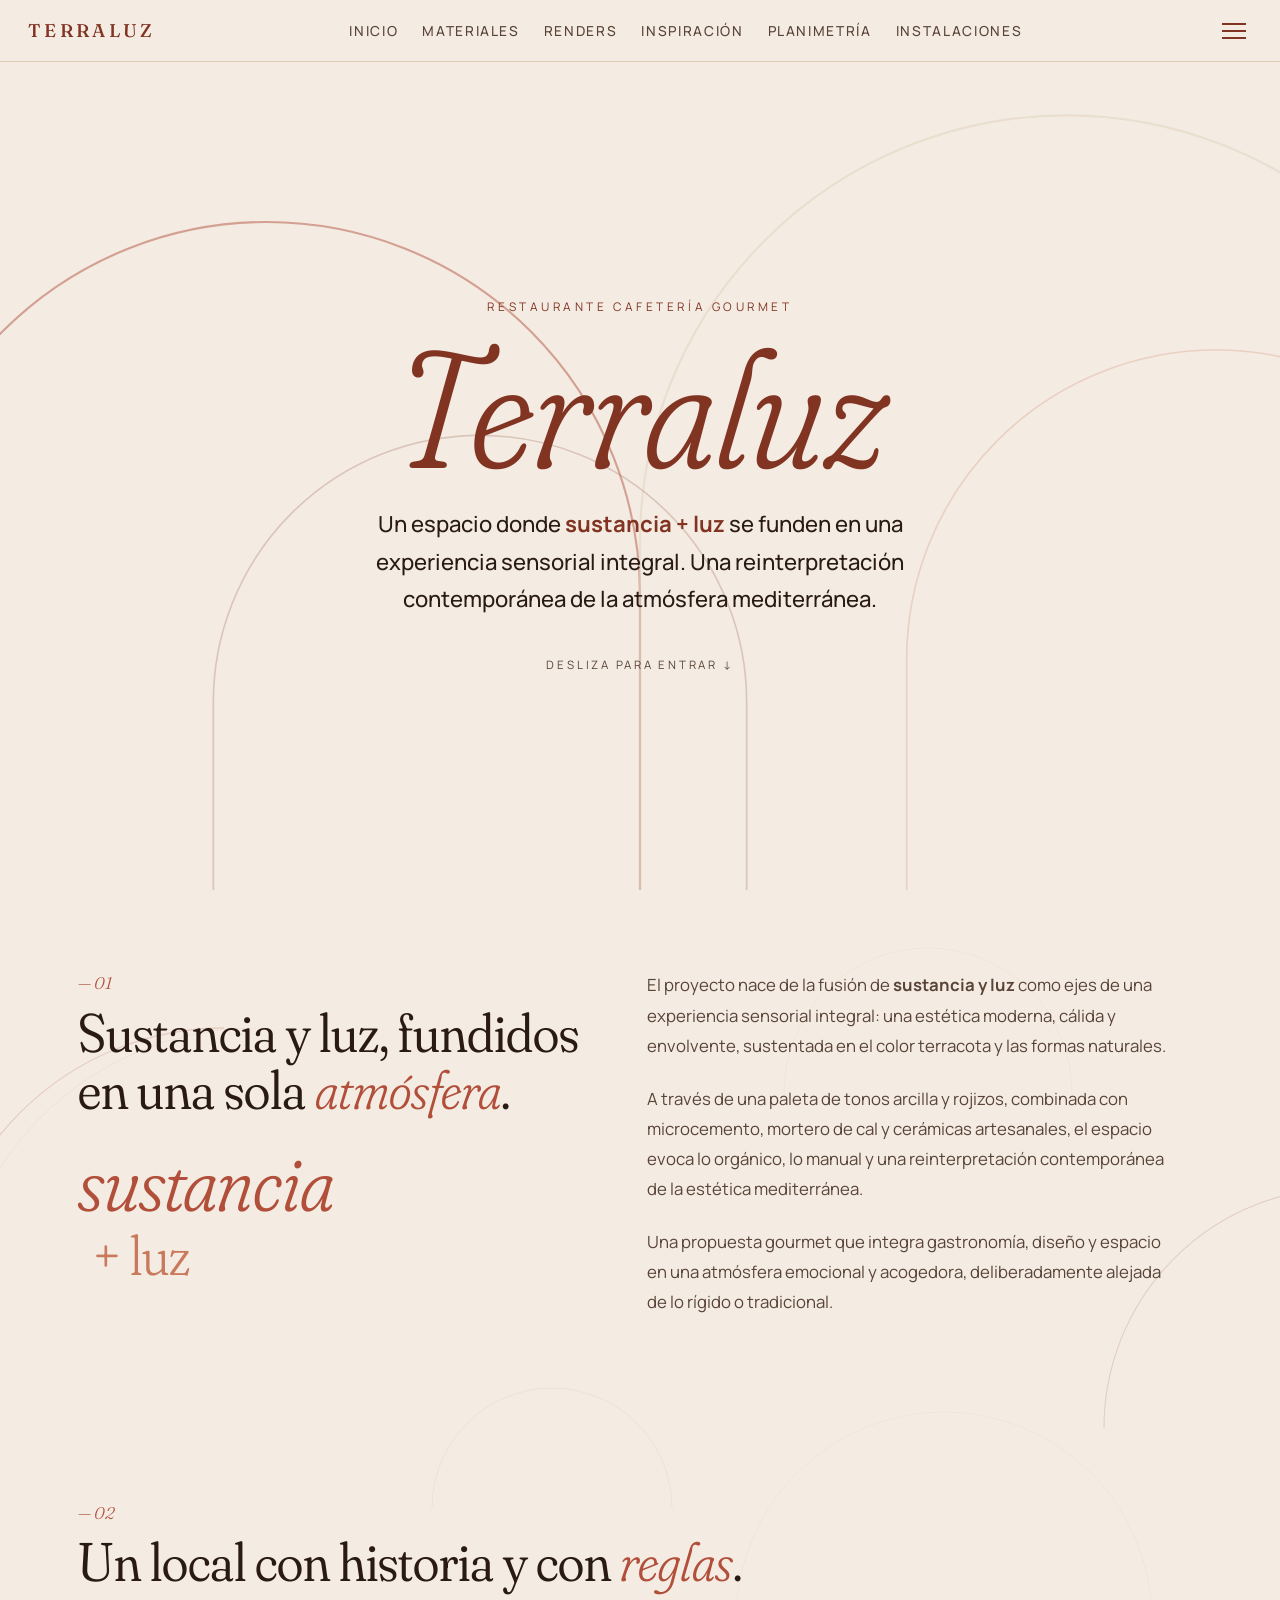
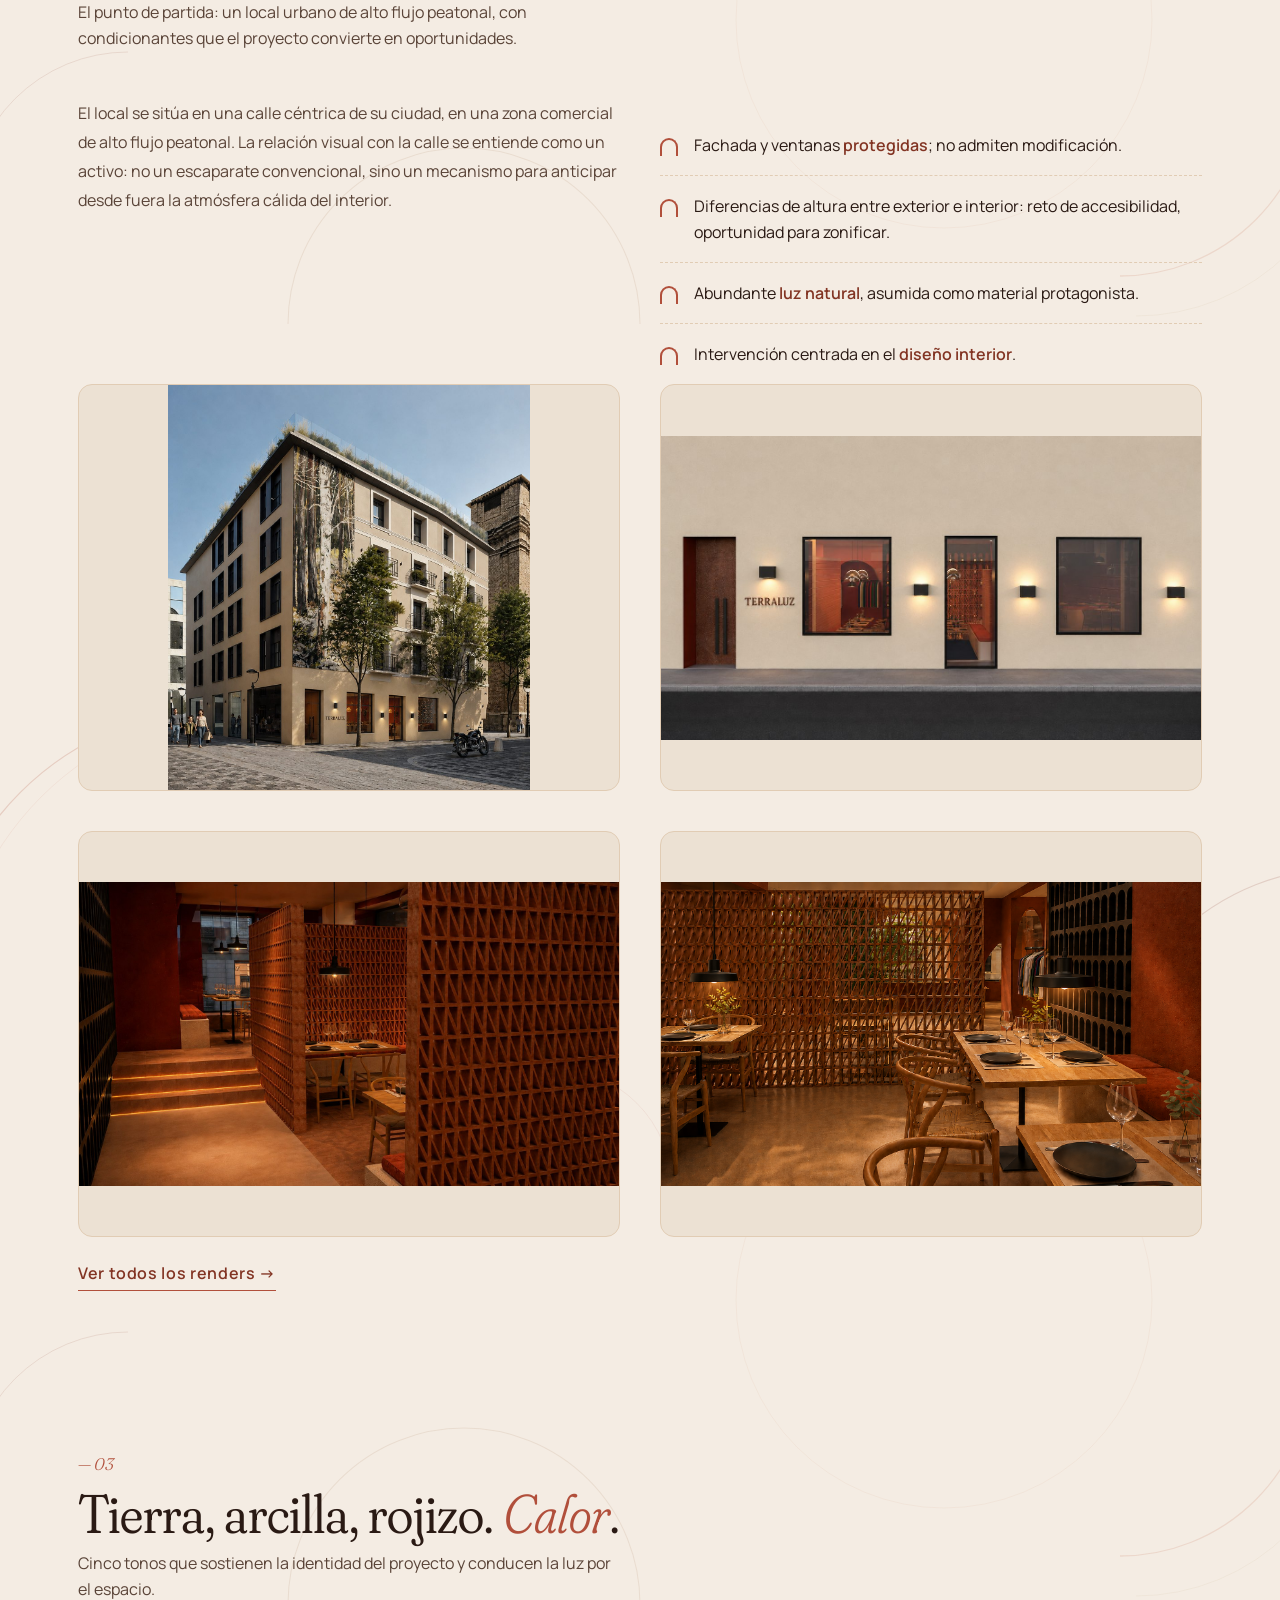
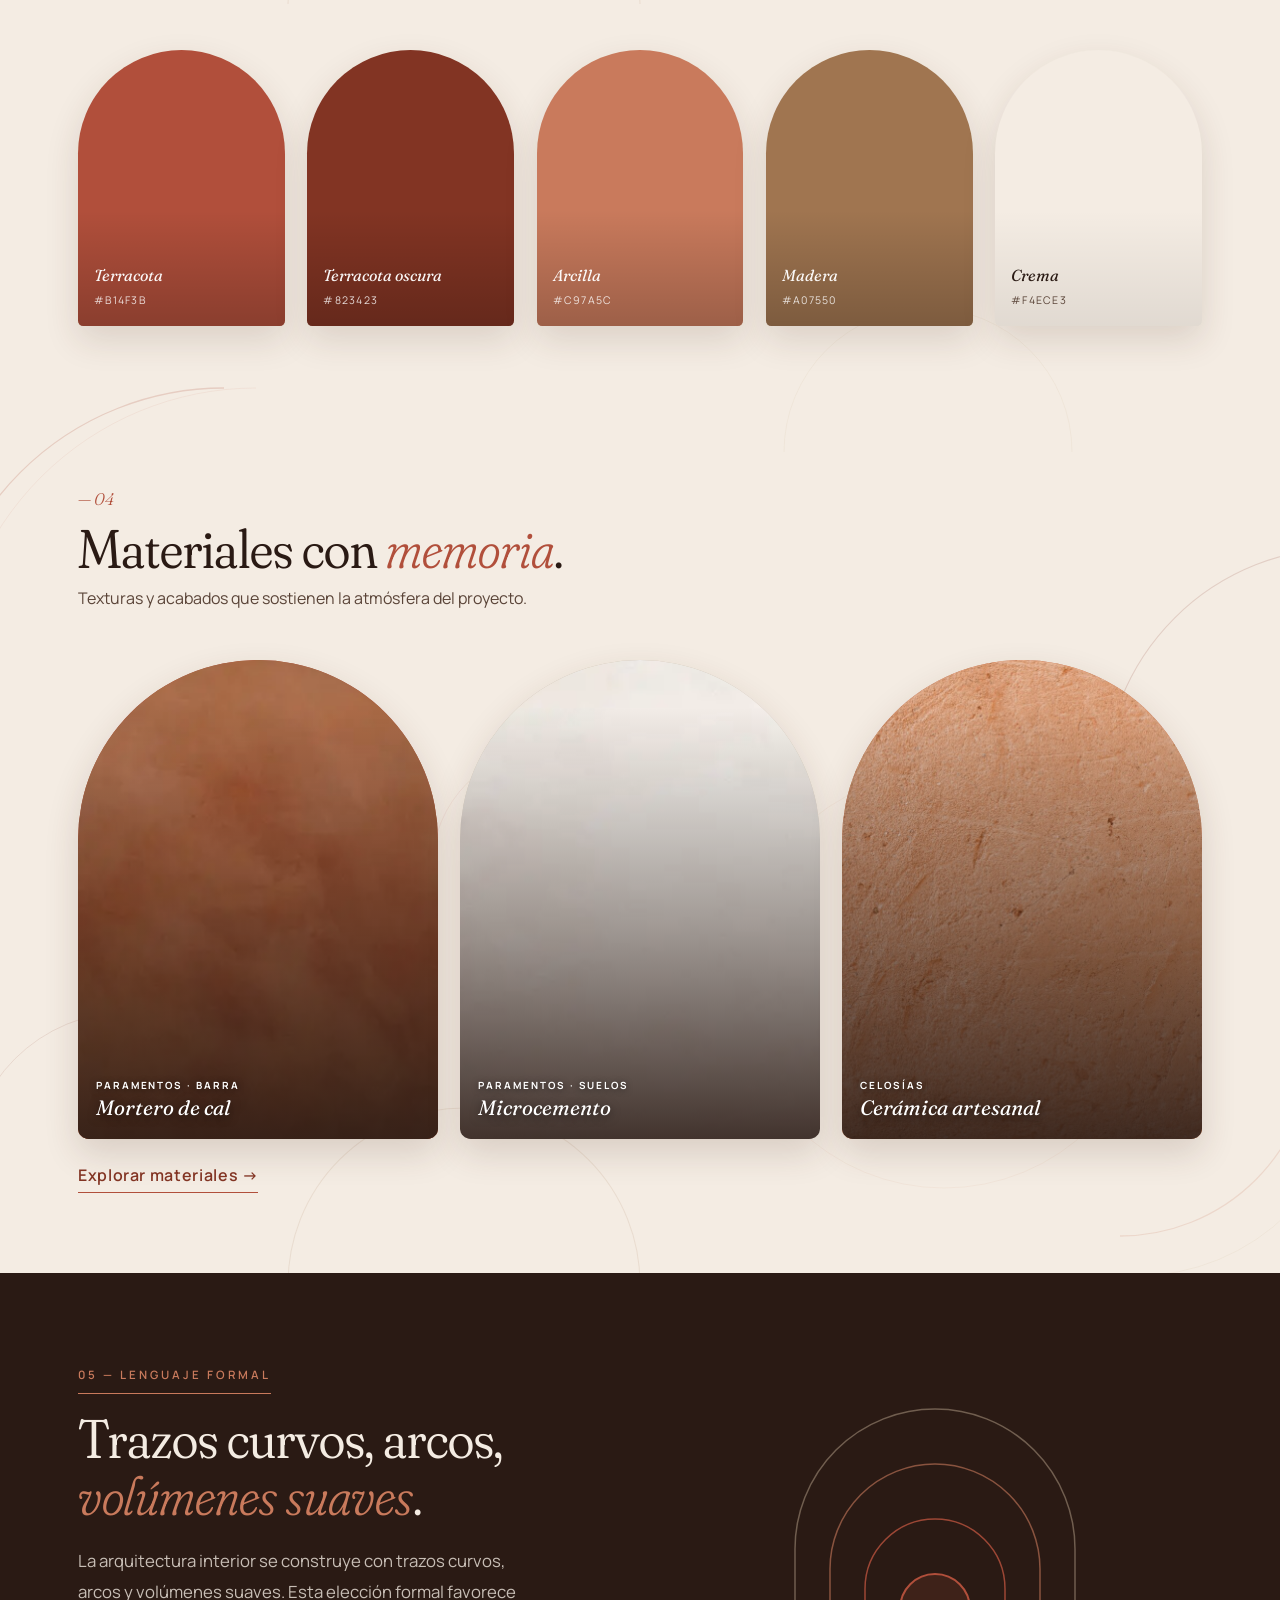
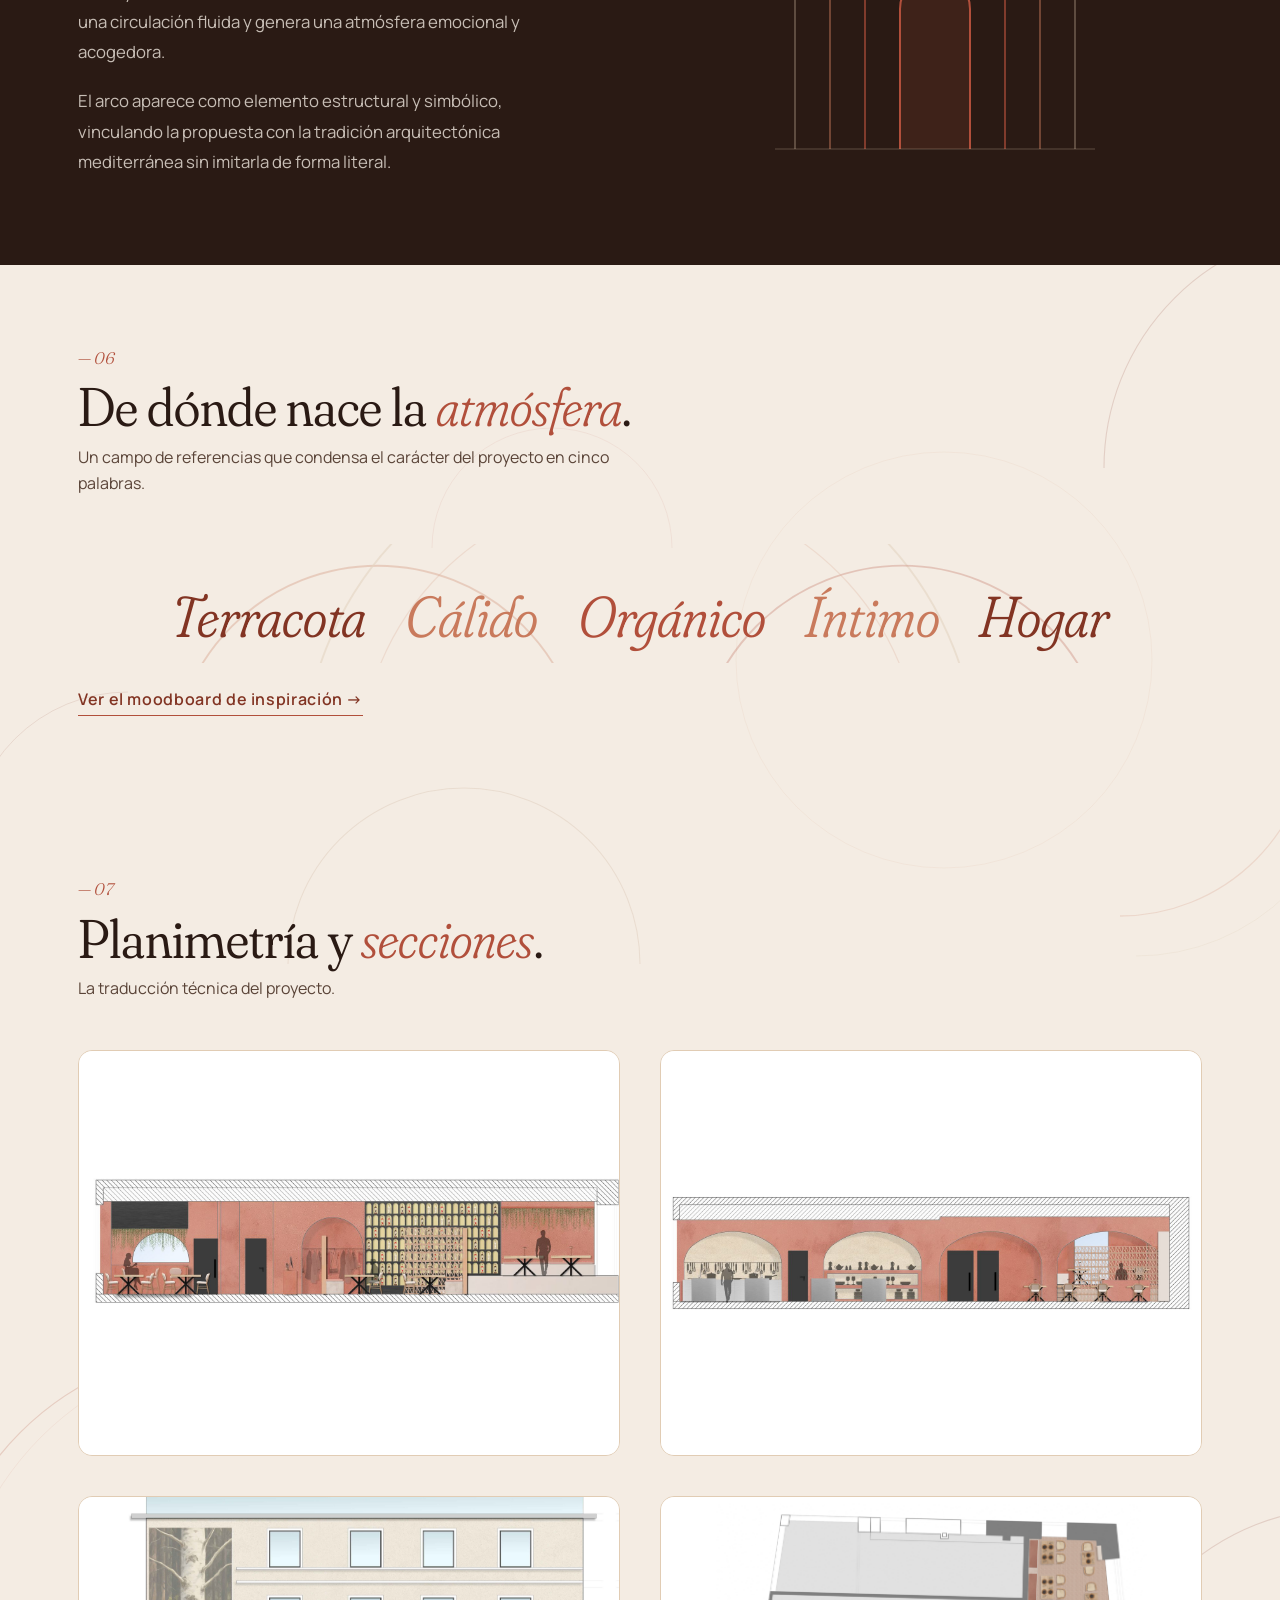
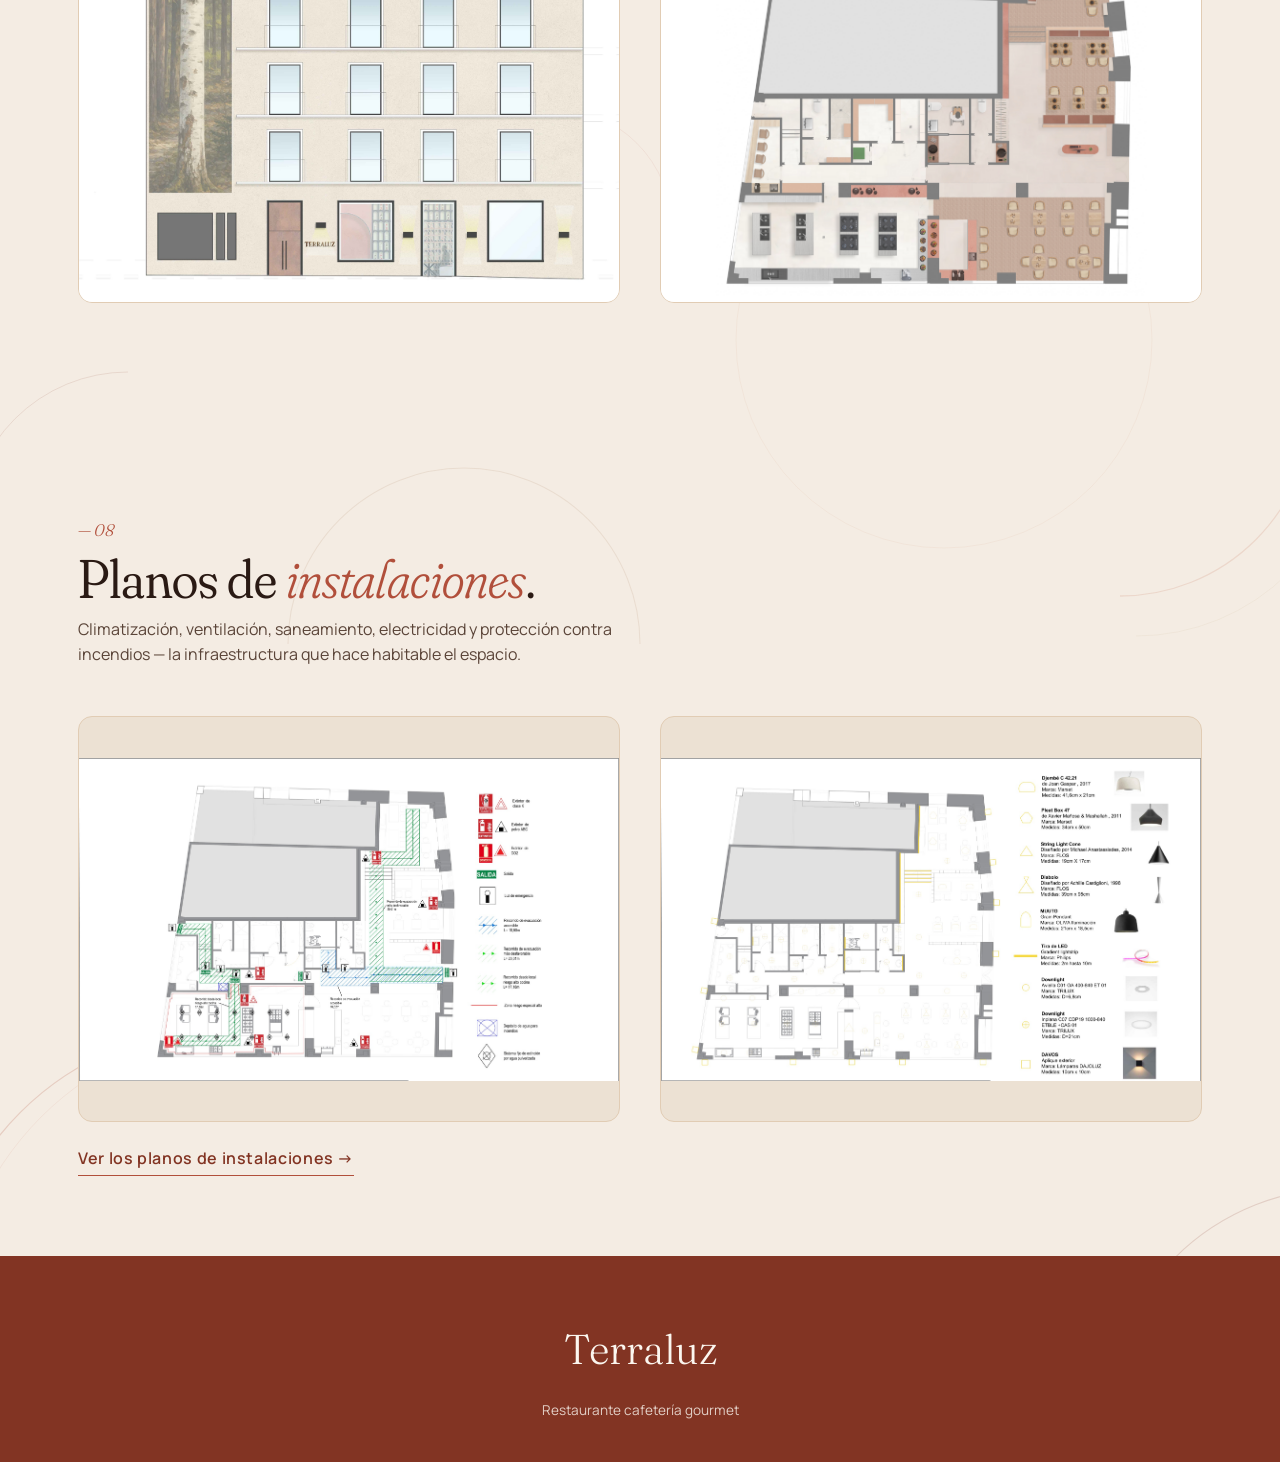
<file: index.html>
<!DOCTYPE html>
<html lang="es">
<head>
<meta charset="UTF-8">
<meta name="viewport" content="width=device-width, initial-scale=1.0">
<title>TERRALUZ — Restaurante cafetería gourmet</title>
<link rel="icon" type="image/png" href="favicon.png">
<link rel="preconnect" href="https://fonts.googleapis.com">
<link rel="preconnect" href="https://fonts.gstatic.com" crossorigin>
<link href="https://fonts.googleapis.com/css2?family=Fraunces:opsz,wght,SOFT@9..144,300..900,0..100&family=Manrope:wght@300..700&display=swap" rel="stylesheet">
<link rel="stylesheet" href="css/style.css">
</head>
<body class="home">

<nav class="nav">
  <a class="brand" href="index.html#inicio">TERRALUZ</a>
  <ul class="nav-links">
    <li><a href="index.html#inicio">Inicio</a></li>
    <li><a href="materiales/index.html">Materiales</a></li>
    <li><a href="renders/index.html">Renders</a></li>
    <li><a href="inspiracion/index.html">Inspiración</a></li>
    <li><a href="documentacion/index.html">Planimetría</a></li>
    <li><a href="instalaciones/index.html">Instalaciones</a></li>
  </ul>
  <button class="menu-btn" id="menu-open" aria-label="Abrir menú">
    <span></span><span></span><span></span>
  </button>
</nav>

<div class="menu-overlay" id="menu-overlay">
  <button class="close-btn" id="menu-close" aria-label="Cerrar menú">&times;</button>
  <a class="brand" href="index.html#inicio">TERRALUZ</a>

  <div class="menu-group menu-group--pages">
    <div class="menu-label">Secciones del proyecto</div>
    <ul>
      <li><a href="index.html#inicio">Inicio</a></li>
      <li><a href="materiales/index.html">Materiales</a></li>
      <li><a href="renders/index.html">Renders</a></li>
      <li><a href="inspiracion/index.html">Inspiración</a></li>
      <li><a href="documentacion/index.html">Planimetría</a></li>
      <li><a href="instalaciones/index.html">Instalaciones</a></li>
    </ul>
  </div>
</div>

<!-- 1. HERO -->
<header class="hero" id="inicio">
  <svg class="arcos" viewBox="0 0 1200 800" preserveAspectRatio="xMidYMax slice" xmlns="http://www.w3.org/2000/svg" aria-hidden="true">
    <path d="M -100 800 L -100 500 A 350 350 0 0 1 600 500 L 600 800" fill="none" stroke="#B14F3B" stroke-width="2" opacity="0.8"/>
    <path d="M 600 800 L 600 450 A 400 400 0 0 1 1400 450 L 1400 800" fill="none" stroke="#D9C3A8" stroke-width="2" opacity="0.55"/>
    <path d="M 200 800 L 200 600 A 250 250 0 0 1 700 600 L 700 800" fill="none" stroke="#823423" stroke-width="1.5" opacity="0.35"/>
    <path d="M 850 800 L 850 560 A 290 290 0 0 1 1430 560 L 1430 800" fill="none" stroke="#C97A5C" stroke-width="1.5" opacity="0.4"/>
  </svg>
  <div class="hero-content">
    <div class="hero-tag">Restaurante cafetería gourmet</div>
    <h1>Terraluz</h1>
    <p class="subtitulo">Un espacio donde <strong>sustancia + luz</strong> se funden en una experiencia sensorial integral. Una reinterpretación contemporánea de la atmósfera mediterránea.</p>
    <div class="scroll-cue">Desliza para entrar ↓</div>
  </div>
</header>

<!-- 2. CONCEPTO -->
<section id="concepto">
  <div class="concept reveal">
    <div>
      <span class="section-num">— 01</span>
      <div class="seccion-titulo" style="margin-bottom:1.5rem;">
        <h2>Sustancia y luz, fundidos en una sola <em>atmósfera</em>.</h2>
      </div>
      <div class="binomio" aria-hidden="true">
        <span>sustancia</span>
        <span class="plus">+ luz</span>
      </div>
    </div>
    <div class="concept-text">
      <p>El proyecto nace de la fusión de <strong>sustancia y luz</strong> como ejes de una experiencia sensorial integral: una estética moderna, cálida y envolvente, sustentada en el color terracota y las formas naturales.</p>
      <p>A través de una paleta de tonos arcilla y rojizos, combinada con microcemento, mortero de cal y cerámicas artesanales, el espacio evoca lo orgánico, lo manual y una reinterpretación contemporánea de la estética mediterránea.</p>
      <p>Una propuesta gourmet que integra gastronomía, diseño y espacio en una atmósfera emocional y acogedora, deliberadamente alejada de lo rígido o tradicional.</p>
    </div>
  </div>
</section>

<!-- 3. CONTEXTO / HISTORIA -->
<section id="contexto">
  <div class="seccion-titulo reveal">
    <span class="section-num">— 02</span>
    <h2>Un local con historia y con <em>reglas</em>.</h2>
    <p>El punto de partida: un local urbano de alto flujo peatonal, con condicionantes que el proyecto convierte en oportunidades.</p>
  </div>
  <div class="grid-2 reveal">
    <div>
      <p style="color:var(--tinta-soft);line-height:1.8;">El local se sitúa en una calle céntrica de su ciudad, en una zona comercial de alto flujo peatonal. La relación visual con la calle se entiende como un activo: no un escaparate convencional, sino un mecanismo para anticipar desde fuera la atmósfera cálida del interior.</p>
    </div>
    <div>
      <ul class="constraints">
        <li><span class="mk" aria-hidden="true"></span><span>Fachada y ventanas <strong>protegidas</strong>; no admiten modificación.</span></li>
        <li><span class="mk" aria-hidden="true"></span><span>Diferencias de altura entre exterior e interior: reto de accesibilidad, oportunidad para zonificar.</span></li>
        <li><span class="mk" aria-hidden="true"></span><span>Abundante <strong>luz natural</strong>, asumida como material protagonista.</span></li>
        <li><span class="mk" aria-hidden="true"></span><span>Intervención centrada en el <strong>diseño interior</strong>.</span></li>
      </ul>
    </div>
  </div>
  <div class="grid-2 reveal">
    <div class="media-frame media-frame--contain">
      <img src="img/renders/edificio-diurno.jpg" alt="Fachada del local de día" onerror="mediaFallback(this)">
      <div class="placeholder">edificio-diurno.jpg</div>
    </div>
    <div class="media-frame media-frame--contain">
      <img src="img/renders/detalle-fachada.jpg" alt="Detalle del acceso y los escaparates" onerror="mediaFallback(this)">
      <div class="placeholder">detalle-fachada.jpg</div>
    </div>
    <div class="media-frame media-frame--contain">
      <img src="img/renders/interior-celosia.jpg" alt="Comedor bajo la celosía cerámica" onerror="mediaFallback(this)">
      <div class="placeholder">interior-celosia.jpg</div>
    </div>
    <div class="media-frame media-frame--contain">
      <img src="img/renders/interior-comedor-celosia.png" alt="Comedor junto a la celosía, con vista al perchero de la tienda" onerror="mediaFallback(this)">
      <div class="placeholder">interior-comedor-celosia.png</div>
    </div>
  </div>
  <a class="cta-link reveal" href="renders/index.html">Ver todos los renders →</a>
</section>

<!-- 4. PALETA CROMÁTICA -->
<section id="paleta">
  <div class="seccion-titulo reveal">
    <span class="section-num">— 03</span>
    <h2>Tierra, arcilla, rojizo. <em>Calor</em>.</h2>
    <p>Cinco tonos que sostienen la identidad del proyecto y conducen la luz por el espacio.</p>
  </div>
  <div class="swatches reveal">
    <div class="swatch" style="background:#B14F3B;">
      <div class="swatch-label"><div class="nombre">Terracota</div><div class="hex">#B14F3B</div></div>
    </div>
    <div class="swatch" style="background:#823423;">
      <div class="swatch-label"><div class="nombre">Terracota oscura</div><div class="hex">#823423</div></div>
    </div>
    <div class="swatch" style="background:#C97A5C;">
      <div class="swatch-label"><div class="nombre">Arcilla</div><div class="hex">#C97A5C</div></div>
    </div>
    <div class="swatch" style="background:#A07550;">
      <div class="swatch-label"><div class="nombre">Madera</div><div class="hex">#A07550</div></div>
    </div>
    <div class="swatch is-light" style="background:#F4ECE3;">
      <div class="swatch-label"><div class="nombre">Crema</div><div class="hex">#F4ECE3</div></div>
    </div>
  </div>
</section>

<!-- 5. MATERIALES (preview, en arco) -->
<section id="materiales">
  <div class="seccion-titulo reveal">
    <span class="section-num">— 04</span>
    <h2>Materiales con <em>memoria</em>.</h2>
    <p>Texturas y acabados que sostienen la atmósfera del proyecto.</p>
  </div>
  <div class="materiales-arco reveal">
    <div class="material-arco" style="background:#B14F3B;">
      <img src="img/materiales/mortero-terracota.png" alt="">
      <div class="et"><div class="tag">Paramentos · Barra</div><div class="name">Mortero de cal</div></div>
    </div>
    <div class="material-arco" style="background:#C9BCA9;">
      <img src="img/materiales/microcemento.png" alt="">
      <div class="et"><div class="tag">Paramentos · Suelos</div><div class="name">Microcemento</div></div>
    </div>
    <div class="material-arco" style="background:#C97A5C;">
      <img src="img/materiales/ceramica.png" alt="">
      <div class="et"><div class="tag">Celosías</div><div class="name">Cerámica artesanal</div></div>
    </div>
  </div>
  <a class="cta-link reveal" href="materiales/index.html">Explorar materiales →</a>
</section>

<!-- 6. LENGUAJE FORMAL (dark + nested arches) -->
<section class="dark-section" id="lenguaje">
  <div class="dark-inner reveal">
    <div>
      <span class="eyebrow">05 — Lenguaje formal</span>
      <h2>Trazos curvos, arcos, <em>volúmenes suaves</em>.</h2>
      <p>La arquitectura interior se construye con trazos curvos, arcos y volúmenes suaves. Esta elección formal favorece una circulación fluida y genera una atmósfera emocional y acogedora.</p>
      <p>El arco aparece como elemento estructural y simbólico, vinculando la propuesta con la tradición arquitectónica mediterránea sin imitarla de forma literal.</p>
    </div>
    <div class="arch-illustration">
      <svg viewBox="0 0 400 400" xmlns="http://www.w3.org/2000/svg" aria-hidden="true">
        <path d="M 60 380 L 60 180 A 140 140 0 0 1 340 180 L 340 380" stroke="#D9C3A8" stroke-width="1.5" fill="none" opacity="0.4"/>
        <path d="M 95 380 L 95 200 A 105 105 0 0 1 305 200 L 305 380" stroke="#C97A5C" stroke-width="1.5" fill="none" opacity="0.6"/>
        <path d="M 130 380 L 130 220 A 70 70 0 0 1 270 220 L 270 380" stroke="#B14F3B" stroke-width="1.5" fill="none" opacity="0.85"/>
        <path d="M 165 380 L 165 240 A 35 35 0 0 1 235 240 L 235 380" stroke="#B14F3B" stroke-width="2" fill="#B14F3B" fill-opacity="0.15"/>
        <line x1="40" y1="380" x2="360" y2="380" stroke="#D9C3A8" stroke-width="1" opacity="0.3"/>
      </svg>
    </div>
  </div>
</section>

<!-- 7. INSPIRACIÓN (teaser) -->
<section id="inspiracion-teaser">
  <div class="seccion-titulo reveal">
    <span class="section-num">— 06</span>
    <h2>De dónde nace la <em>atmósfera</em>.</h2>
    <p>Un campo de referencias que condensa el carácter del proyecto en cinco palabras.</p>
  </div>
  <div class="inspo-words reveal">
    <svg class="arcos-inspo" viewBox="0 0 1200 360" preserveAspectRatio="xMidYMid slice" xmlns="http://www.w3.org/2000/svg" aria-hidden="true">
      <path d="M 100 360 A 220 220 0 0 1 540 360" fill="none" stroke="#C97A5C" stroke-width="2" opacity="0.5"/>
      <path d="M 240 360 A 360 360 0 0 1 960 360" fill="none" stroke="#D9C3A8" stroke-width="2" opacity="0.6"/>
      <path d="M 660 360 A 220 220 0 0 1 1100 360" fill="none" stroke="#B14F3B" stroke-width="2" opacity="0.45"/>
      <circle cx="600" cy="360" r="300" fill="none" stroke="#C97A5C" stroke-width="1.2" opacity="0.28"/>
    </svg>
    <div class="palabras">
      <span class="palabra">Terracota</span>
      <span class="palabra">Cálido</span>
      <span class="palabra">Orgánico</span>
      <span class="palabra">Íntimo</span>
      <span class="palabra">Hogar</span>
    </div>
  </div>
  <a class="cta-link reveal" href="inspiracion/index.html">Ver el moodboard de inspiración →</a>
</section>

<!-- 8. DOCUMENTACIÓN (preview) -->
<section id="documentacion">
  <div class="seccion-titulo reveal">
    <span class="section-num">— 07</span>
    <h2>Planimetría y <em>secciones</em>.</h2>
    <p>La traducción técnica del proyecto.</p>
  </div>
  <div class="grid-2 reveal">
    <div class="media-frame">
      <img src="img/planos/seccion-celosia.jpg" alt="Sección por el comedor y la celosía" onerror="mediaFallback(this)">
      <div class="placeholder">seccion-celosia.jpg</div>
    </div>
    <div class="media-frame">
      <img src="img/planos/seccion-cocina.jpg" alt="Sección por el ámbito de cocina" onerror="mediaFallback(this)">
      <div class="placeholder">seccion-cocina.jpg</div>
    </div>
    <div class="media-frame">
      <img src="img/planos/fachada-este.jpg" alt="Alzado de la fachada este" onerror="mediaFallback(this)">
      <div class="placeholder">fachada-este.jpg</div>
    </div>
    <div class="media-frame">
      <img src="img/planos/planta-general.jpg" alt="Planta general" onerror="mediaFallback(this)">
      <div class="placeholder">planta-general.jpg</div>
    </div>
  </div>
  <a class="cta-link reveal" href="documentacion/index.html">Ver planimetría completa →</a>
</section>

<!-- 9. INSTALACIONES (teaser) -->
<section id="instalaciones-teaser">
  <div class="seccion-titulo reveal">
    <span class="section-num">— 08</span>
    <h2>Planos de <em>instalaciones</em>.</h2>
    <p>Climatización, ventilación, saneamiento, electricidad y protección contra incendios — la infraestructura que hace habitable el espacio.</p>
  </div>
  <div class="grid-2 reveal">
    <div class="media-frame media-frame--contain">
      <img src="img/planos/instalaciones/incendios.jpg" alt="Plano de protección contra incendios" onerror="mediaFallback(this)">
      <div class="placeholder">incendios.jpg</div>
    </div>
    <div class="media-frame media-frame--contain">
      <img src="img/planos/instalaciones/iluminacion.jpg" alt="Plano de iluminación" onerror="mediaFallback(this)">
      <div class="placeholder">iluminacion.jpg</div>
    </div>
  </div>
  <a class="cta-link reveal" href="instalaciones/index.html">Ver los planos de instalaciones →</a>
</section>

<footer>
  <div class="tagline">Terraluz</div>
  <div class="meta">Restaurante cafetería gourmet</div>
</footer>

<script src="js/main.js"></script>
</body>
</html>
</file>
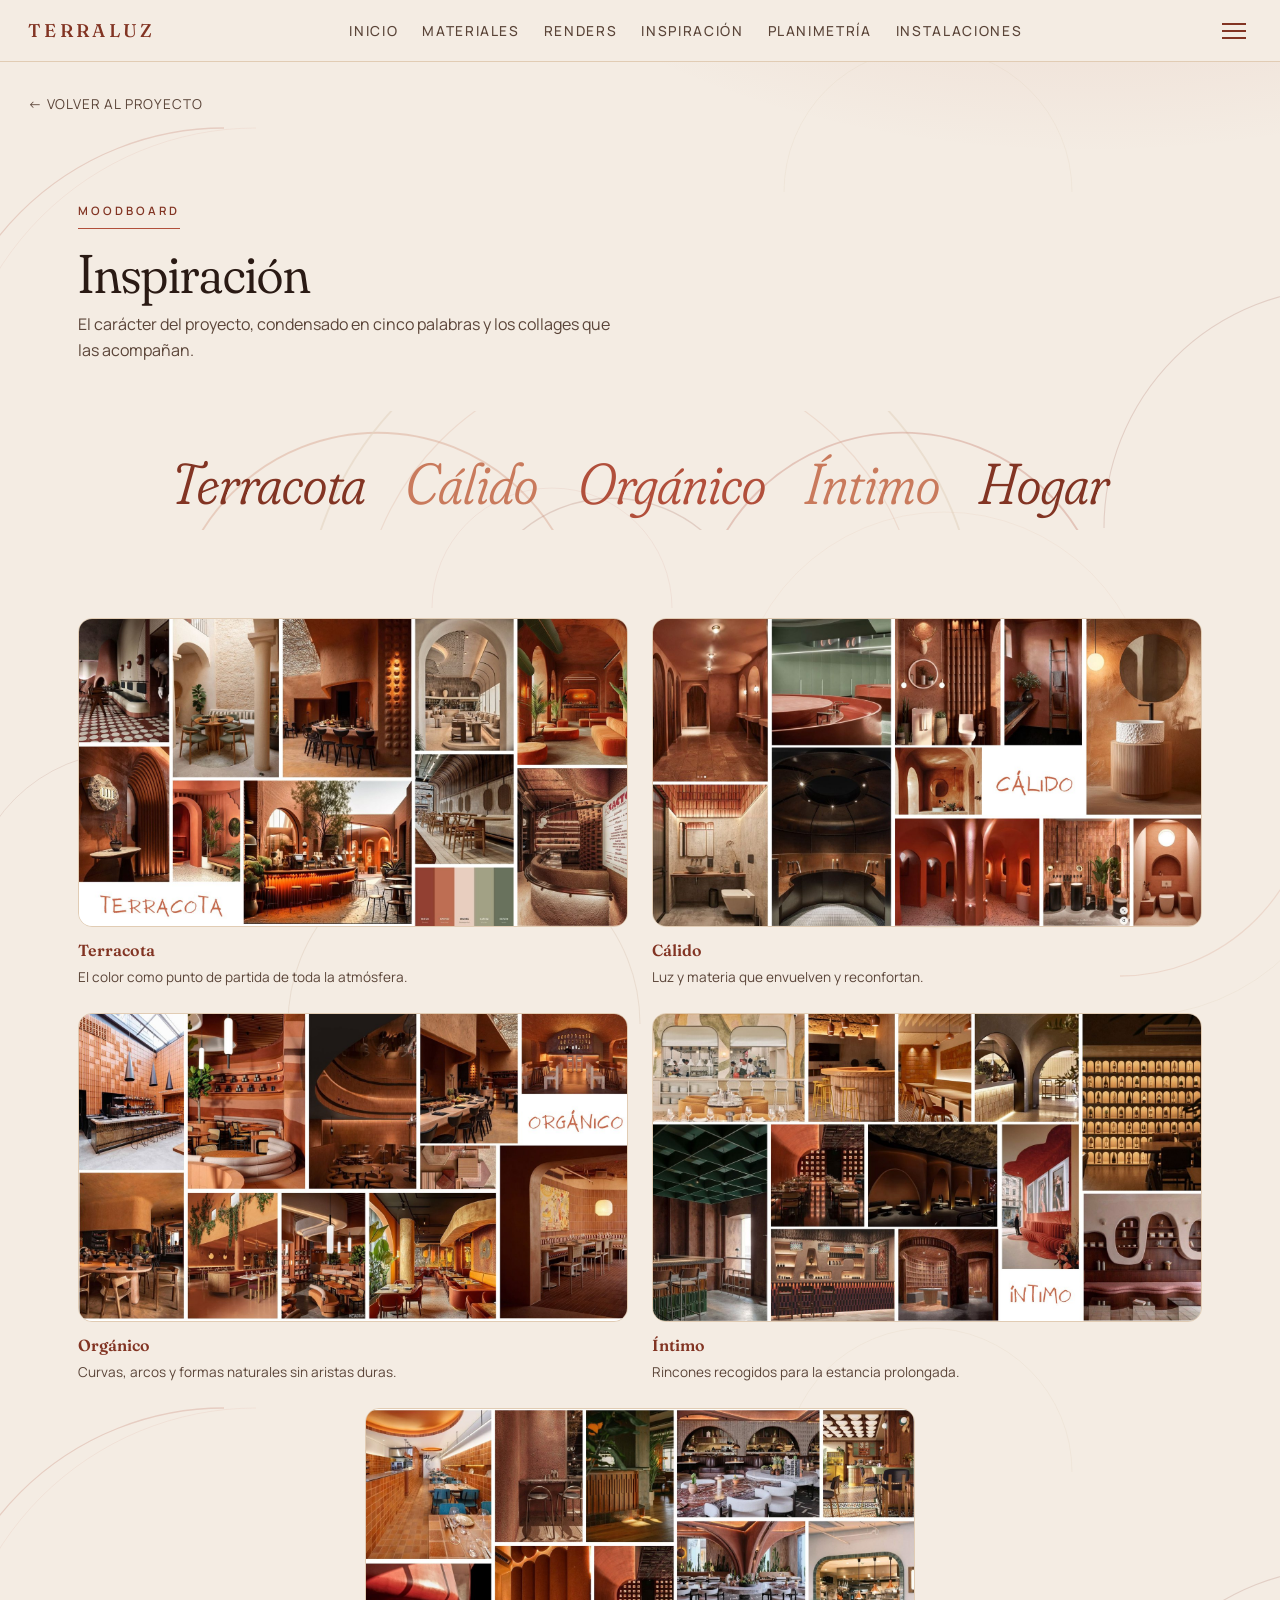
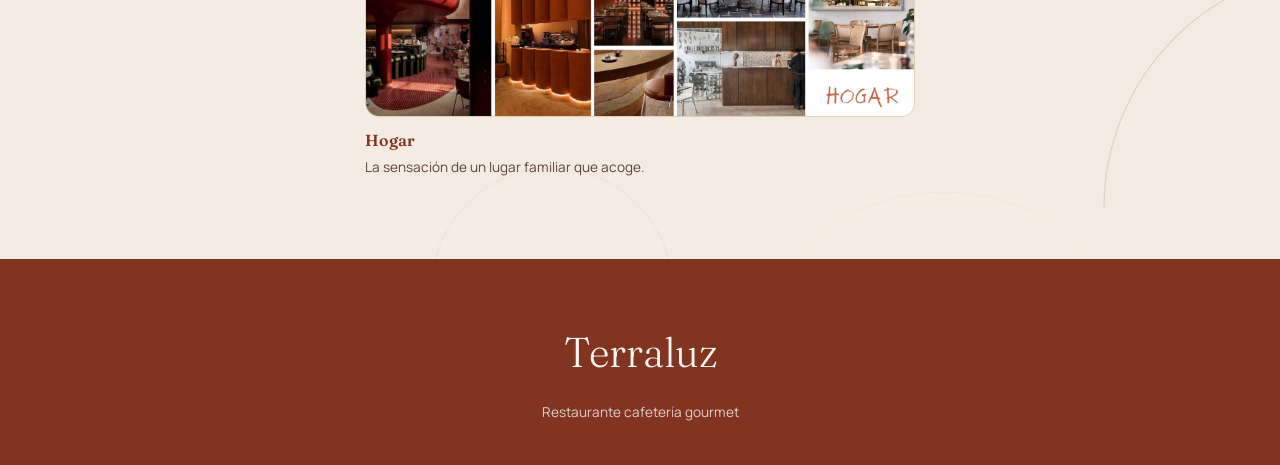
<file: inspiracion/index.html>
<!DOCTYPE html>
<html lang="es">
<head>
<meta charset="UTF-8">
<meta name="viewport" content="width=device-width, initial-scale=1.0">
<title>TERRALUZ — Inspiración</title>
<link rel="icon" type="image/png" href="../favicon.png">
<link rel="preconnect" href="https://fonts.googleapis.com">
<link rel="preconnect" href="https://fonts.gstatic.com" crossorigin>
<link href="https://fonts.googleapis.com/css2?family=Fraunces:opsz,wght,SOFT@9..144,300..900,0..100&family=Manrope:wght@300..700&display=swap" rel="stylesheet">
<link rel="stylesheet" href="../css/style.css">
</head>
<body>

<nav class="nav">
  <a class="brand" href="../index.html#inicio">TERRALUZ</a>
  <ul class="nav-links">
    <li><a href="../index.html#inicio">Inicio</a></li>
    <li><a href="../materiales/index.html">Materiales</a></li>
    <li><a href="../renders/index.html">Renders</a></li>
    <li><a href="index.html">Inspiración</a></li>
    <li><a href="../documentacion/index.html">Planimetría</a></li>
    <li><a href="../instalaciones/index.html">Instalaciones</a></li>
  </ul>
  <button class="menu-btn" id="menu-open" aria-label="Abrir menú">
    <span></span><span></span><span></span>
  </button>
</nav>

<div class="menu-overlay" id="menu-overlay">
  <button class="close-btn" id="menu-close" aria-label="Cerrar menú">&times;</button>
  <a class="brand" href="../index.html#inicio">TERRALUZ</a>
  <div class="menu-group menu-group--pages">
    <div class="menu-label">Secciones del proyecto</div>
    <ul>
      <li><a href="../index.html#inicio">Inicio</a></li>
      <li><a href="../materiales/index.html">Materiales</a></li>
      <li><a href="../renders/index.html">Renders</a></li>
      <li><a href="index.html">Inspiración</a></li>
      <li><a href="../documentacion/index.html">Planimetría</a></li>
      <li><a href="../instalaciones/index.html">Instalaciones</a></li>
    </ul>
  </div>
</div>

<a class="back-link" href="../index.html">← Volver al proyecto</a>

<section>
  <div class="seccion-titulo reveal">
    <span class="eyebrow">Moodboard</span>
    <h2>Inspiración</h2>
    <p>El carácter del proyecto, condensado en cinco palabras y los collages que las acompañan.</p>
  </div>

  <div class="inspo-words reveal">
    <svg class="arcos-inspo" viewBox="0 0 1200 360" preserveAspectRatio="xMidYMid slice" xmlns="http://www.w3.org/2000/svg" aria-hidden="true">
      <path d="M 100 360 A 220 220 0 0 1 540 360" fill="none" stroke="#C97A5C" stroke-width="2" opacity="0.5"/>
      <path d="M 240 360 A 360 360 0 0 1 960 360" fill="none" stroke="#D9C3A8" stroke-width="2" opacity="0.6"/>
      <path d="M 660 360 A 220 220 0 0 1 1100 360" fill="none" stroke="#B14F3B" stroke-width="2" opacity="0.45"/>
      <path d="M 420 360 A 150 150 0 0 1 720 360" fill="none" stroke="#823423" stroke-width="1.5" opacity="0.3"/>
      <circle cx="600" cy="360" r="300" fill="none" stroke="#C97A5C" stroke-width="1.2" opacity="0.28"/>
    </svg>
    <div class="palabras">
      <span class="palabra">Terracota</span>
      <span class="palabra">Cálido</span>
      <span class="palabra">Orgánico</span>
      <span class="palabra">Íntimo</span>
      <span class="palabra">Hogar</span>
    </div>
  </div>
</section>

<section style="padding-top:0;">
  <div class="inspo-grid reveal">
    <div>
      <div class="media-frame">
        <img src="../img/inspiracion/terracota.jpg" alt="Collage de inspiración — Terracota" onerror="mediaFallback(this)">
        <div class="placeholder">terracota.jpg</div>
      </div>
      <div class="media-caption"><div class="nombre">Terracota</div><div class="detalle">El color como punto de partida de toda la atmósfera.</div></div>
    </div>
    <div>
      <div class="media-frame">
        <img src="../img/inspiracion/calido.jpg" alt="Collage de inspiración — Cálido" onerror="mediaFallback(this)">
        <div class="placeholder">calido.jpg</div>
      </div>
      <div class="media-caption"><div class="nombre">Cálido</div><div class="detalle">Luz y materia que envuelven y reconfortan.</div></div>
    </div>
    <div>
      <div class="media-frame">
        <img src="../img/inspiracion/organico.jpg" alt="Collage de inspiración — Orgánico" onerror="mediaFallback(this)">
        <div class="placeholder">organico.jpg</div>
      </div>
      <div class="media-caption"><div class="nombre">Orgánico</div><div class="detalle">Curvas, arcos y formas naturales sin aristas duras.</div></div>
    </div>
    <div>
      <div class="media-frame">
        <img src="../img/inspiracion/intimo.jpg" alt="Collage de inspiración — Íntimo" onerror="mediaFallback(this)">
        <div class="placeholder">intimo.jpg</div>
      </div>
      <div class="media-caption"><div class="nombre">Íntimo</div><div class="detalle">Rincones recogidos para la estancia prolongada.</div></div>
    </div>
    <div>
      <div class="media-frame">
        <img src="../img/inspiracion/hogar.jpg" alt="Collage de inspiración — Hogar" onerror="mediaFallback(this)">
        <div class="placeholder">hogar.jpg</div>
      </div>
      <div class="media-caption"><div class="nombre">Hogar</div><div class="detalle">La sensación de un lugar familiar que acoge.</div></div>
    </div>
  </div>
</section>

<footer>
  <div class="tagline">Terraluz</div>
  <div class="meta">Restaurante cafetería gourmet</div>
</footer>

<script src="../js/main.js"></script>
</body>
</html>
</file>
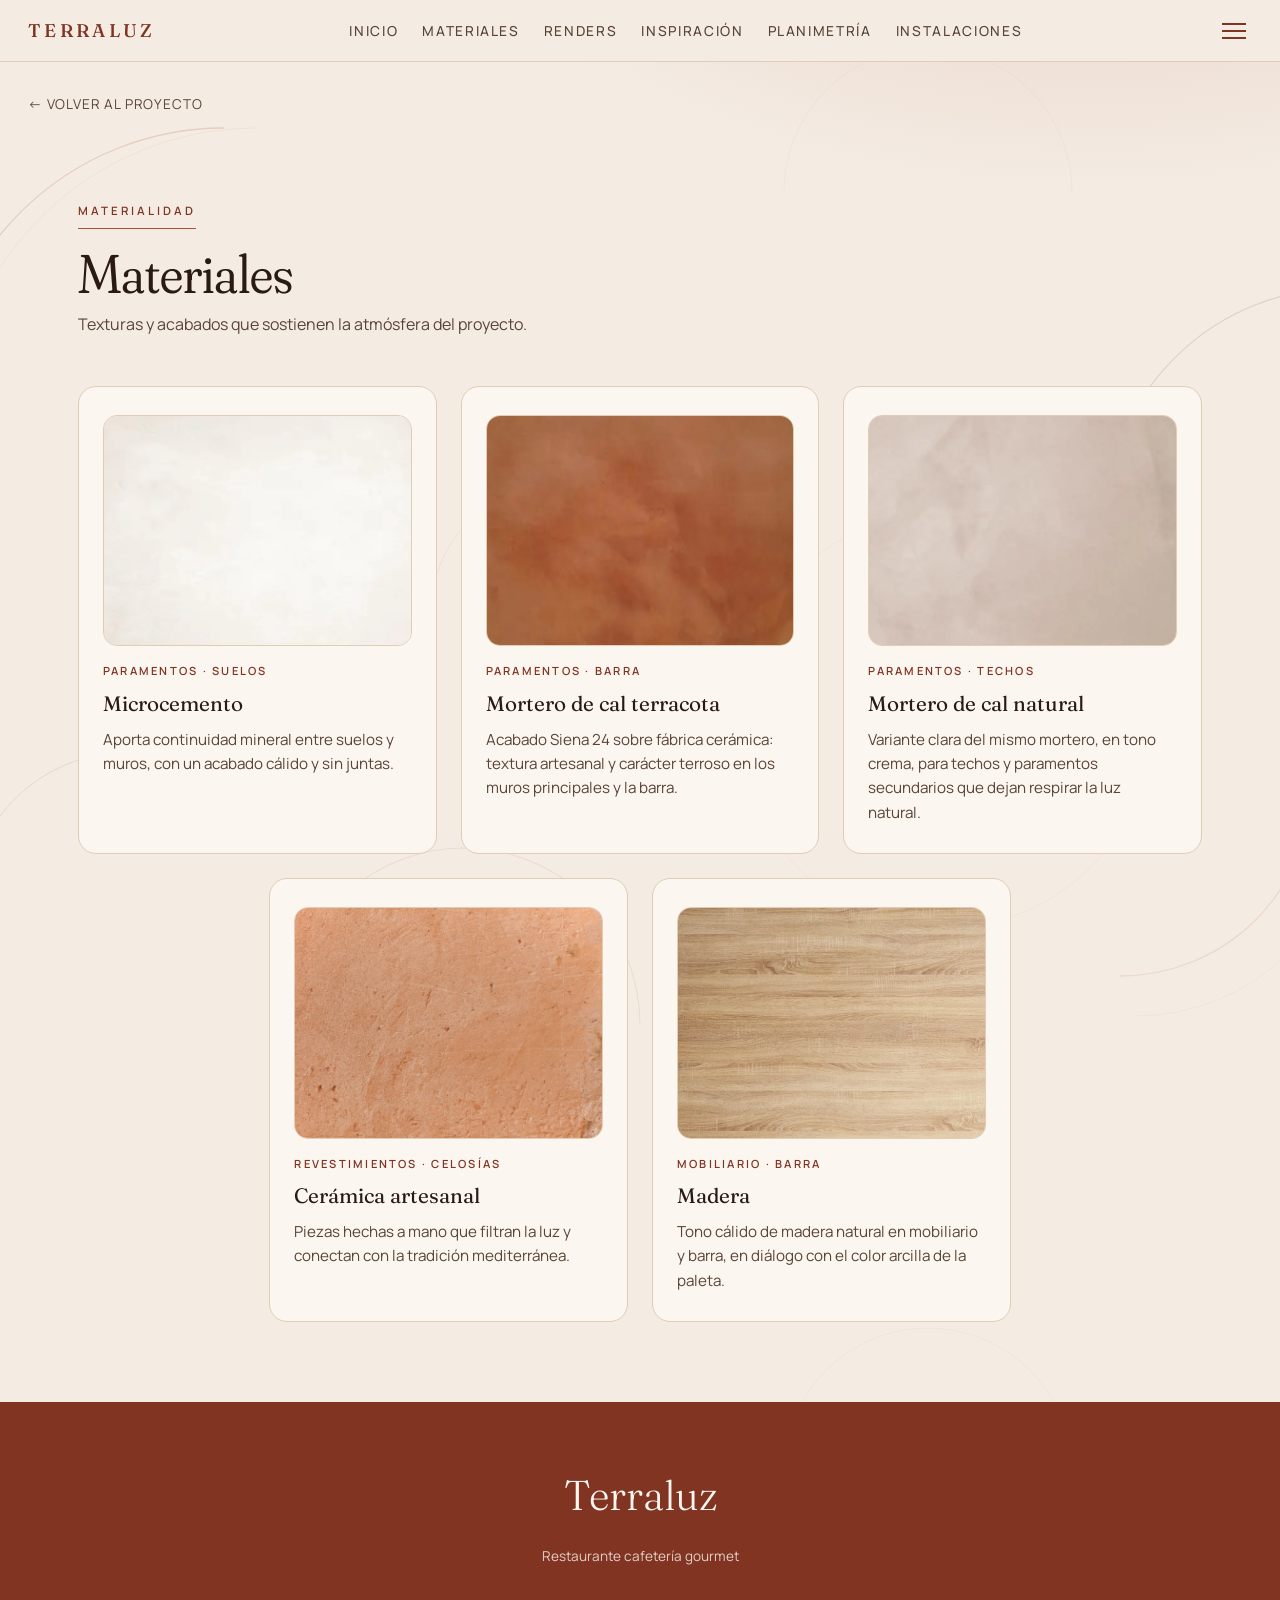
<file: materiales/index.html>
<!DOCTYPE html>
<html lang="es">
<head>
<meta charset="UTF-8">
<meta name="viewport" content="width=device-width, initial-scale=1.0">
<title>TERRALUZ — Materiales</title>
<link rel="icon" type="image/png" href="../favicon.png">
<link rel="preconnect" href="https://fonts.googleapis.com">
<link rel="preconnect" href="https://fonts.gstatic.com" crossorigin>
<link href="https://fonts.googleapis.com/css2?family=Fraunces:opsz,wght,SOFT@9..144,300..900,0..100&family=Manrope:wght@300..700&display=swap" rel="stylesheet">
<link rel="stylesheet" href="../css/style.css">
</head>
<body>

<nav class="nav">
  <a class="brand" href="../index.html#inicio">TERRALUZ</a>
  <ul class="nav-links">
    <li><a href="../index.html#inicio">Inicio</a></li>
    <li><a href="index.html">Materiales</a></li>
    <li><a href="../renders/index.html">Renders</a></li>
    <li><a href="../inspiracion/index.html">Inspiración</a></li>
    <li><a href="../documentacion/index.html">Planimetría</a></li>
    <li><a href="../instalaciones/index.html">Instalaciones</a></li>
  </ul>
  <button class="menu-btn" id="menu-open" aria-label="Abrir menú">
    <span></span><span></span><span></span>
  </button>
</nav>

<div class="menu-overlay" id="menu-overlay">
  <button class="close-btn" id="menu-close" aria-label="Cerrar menú">&times;</button>
  <a class="brand" href="../index.html#inicio">TERRALUZ</a>
  <div class="menu-group menu-group--pages">
    <div class="menu-label">Secciones del proyecto</div>
    <ul>
      <li><a href="../index.html#inicio">Inicio</a></li>
      <li><a href="index.html">Materiales</a></li>
      <li><a href="../renders/index.html">Renders</a></li>
      <li><a href="../inspiracion/index.html">Inspiración</a></li>
      <li><a href="../documentacion/index.html">Planimetría</a></li>
      <li><a href="../instalaciones/index.html">Instalaciones</a></li>
    </ul>
  </div>
</div>

<a class="back-link" href="../index.html">← Volver al proyecto</a>

<section>
  <div class="seccion-titulo reveal">
    <span class="eyebrow">Materialidad</span>
    <h2>Materiales</h2>
    <p>Texturas y acabados que sostienen la atmósfera del proyecto.</p>
  </div>

  <div class="grid-3 grid-3--centered reveal">
    <div class="card-material">
      <div class="media-frame" style="margin-bottom:1rem;">
        <img src="../img/materiales/microcemento.png" alt="Microcemento" onerror="mediaFallback(this)">
        <div class="placeholder">microcemento.png</div>
      </div>
      <div class="tag">Paramentos · Suelos</div>
      <div class="name">Microcemento</div>
      <div class="desc">Aporta continuidad mineral entre suelos y muros, con un acabado cálido y sin juntas.</div>
    </div>

    <div class="card-material">
      <div class="media-frame" style="margin-bottom:1rem;">
        <img src="../img/materiales/mortero-terracota.png" alt="Mortero de cal Siena 24" onerror="mediaFallback(this)">
        <div class="placeholder">mortero-terracota.png</div>
      </div>
      <div class="tag">Paramentos · Barra</div>
      <div class="name">Mortero de cal terracota</div>
      <div class="desc">Acabado Siena 24 sobre fábrica cerámica: textura artesanal y carácter terroso en los muros principales y la barra.</div>
    </div>

    <div class="card-material">
      <div class="media-frame" style="margin-bottom:1rem;">
        <img src="../img/materiales/mortero-cal.png" alt="Mortero de cal natural" onerror="mediaFallback(this)">
        <div class="placeholder">mortero-cal.png</div>
      </div>
      <div class="tag">Paramentos · Techos</div>
      <div class="name">Mortero de cal natural</div>
      <div class="desc">Variante clara del mismo mortero, en tono crema, para techos y paramentos secundarios que dejan respirar la luz natural.</div>
    </div>

    <div class="card-material">
      <div class="media-frame" style="margin-bottom:1rem;">
        <img src="../img/materiales/ceramica.png" alt="Cerámica artesanal" onerror="mediaFallback(this)">
        <div class="placeholder">ceramica.png</div>
      </div>
      <div class="tag">Revestimientos · Celosías</div>
      <div class="name">Cerámica artesanal</div>
      <div class="desc">Piezas hechas a mano que filtran la luz y conectan con la tradición mediterránea.</div>
    </div>

    <div class="card-material">
      <div class="media-frame" style="margin-bottom:1rem;">
        <img src="../img/materiales/madera.png" alt="Madera" onerror="mediaFallback(this)">
        <div class="placeholder">madera.png</div>
      </div>
      <div class="tag">Mobiliario · Barra</div>
      <div class="name">Madera</div>
      <div class="desc">Tono cálido de madera natural en mobiliario y barra, en diálogo con el color arcilla de la paleta.</div>
    </div>
  </div>
</section>

<footer>
  <div class="tagline">Terraluz</div>
  <div class="meta">Restaurante cafetería gourmet</div>
</footer>

<script src="../js/main.js"></script>
</body>
</html>
</file>
<file: css/style.css>
:root{
  --terracota:#B14F3B;
  --terracota-dark:#823423;
  --arcilla:#C97A5C;
  --arcilla-claro:#D9C3A8;
  --bg:#F4ECE3;
  --bg-2:#ECE1D3;
  --paper:#FBF6EF;
  --tinta:#2A1A14;
  --tinta-soft:#5A4438;
  --linea:#E1CCB4;
  --madera:#A07550;
  --max-w:1180px;
}

*{margin:0;padding:0;box-sizing:border-box;}
html{scroll-behavior:smooth;-webkit-text-size-adjust:100%;}
section[id],header[id]{scroll-margin-top:84px;}

body{
  position:relative;
  font-family:'Manrope',system-ui,sans-serif;
  font-weight:400;
  color:var(--tinta);
  line-height:1.6;
  overflow-x:hidden;
  background:
    radial-gradient(1100px 600px at 85% -10%, rgba(177,79,59,.18), transparent 60%),
    radial-gradient(900px 600px at -10% 110%, rgba(201,122,92,.22), transparent 55%),
    var(--bg);
}

/* Capa de textura: arcos sutiles que se desplazan con la página (no en el hero) */
body::before{
  content:'';position:absolute;left:0;right:0;top:0;bottom:0;
  z-index:-1;pointer-events:none;
  background:url("../img/textura-arcos.svg") top center / 100% auto repeat-y;
}
body.home::before{top:100vh;}
@media (max-width:600px){
  body::before{background-size:160% auto;}
}

a{color:inherit;text-decoration:none;}
img{max-width:100%;display:block;}
ul{list-style:none;}

h1,h2,h3,.display{
  font-family:'Fraunces',Georgia,serif;
  font-variation-settings:'opsz' 144,'wght' 400,'SOFT' 80;
  color:var(--tinta);
}
em{font-style:italic;}

/* ---------- LAYOUT ---------- */
.wrap{max-width:var(--max-w);margin:0 auto;padding:0 28px;}
section{padding:80px 28px;max-width:var(--max-w);margin:0 auto;position:relative;}
.seccion-titulo{margin-bottom:48px;}

@media (max-width:600px){
  section{padding:56px 20px;}
  .seccion-titulo{margin-bottom:32px;}
}

/* ---------- ARCH DIVIDER (motif) ---------- */
.arch-divider{
  width:100%;max-width:var(--max-w);
  margin:0 auto;padding:0 28px;
  display:flex;justify-content:center;
}
.arch-divider svg{width:min(420px,80%);height:auto;opacity:.6;}

/* ---------- NAV ---------- */
.nav{
  position:sticky;top:0;z-index:50;
  display:flex;align-items:center;justify-content:space-between;gap:18px;
  padding:16px 28px;
  background:var(--bg);
  border-bottom:1px solid var(--linea);
}
.nav .brand{
  font-family:'Fraunces',serif;font-weight:500;
  font-size:1.15rem;letter-spacing:.18em;color:var(--terracota-dark);
  transition:opacity .2s;
}
a.brand{cursor:pointer;}
a.brand:hover{opacity:.68;}
.nav-links{flex:1;display:flex;flex-wrap:wrap;justify-content:center;gap:18px 24px;}
.nav-links a{
  font-size:.86rem;font-weight:500;letter-spacing:.12em;
  text-transform:uppercase;color:var(--tinta-soft);transition:color .25s;
}
.nav-links a:hover{color:var(--terracota-dark);}

.menu-btn{
  background:none;border:none;cursor:pointer;
  display:flex;flex-direction:column;gap:5px;padding:6px;
}
.menu-btn span{width:24px;height:2px;background:var(--terracota-dark);display:block;}

@media (max-width:880px){.nav-links{display:none;}}
@media (max-width:600px){.nav{padding:14px 20px;}}

/* ---------- MENU OVERLAY (project index) ---------- */
.menu-overlay{
  position:fixed;inset:0;z-index:100;
  background:var(--terracota-dark);color:var(--paper);
  display:flex;flex-direction:column;justify-content:center;
  padding:72px 10% 48px;
  transform:translateY(-100%);transition:transform .45s cubic-bezier(.2,.8,.2,1);
  overflow-y:auto;
}
.menu-overlay.open{transform:translateY(0);}
.menu-overlay .brand{
  font-family:'Fraunces',serif;font-style:italic;letter-spacing:.04em;
  font-size:1.4rem;color:#F1C9B7;margin-bottom:36px;
}
.menu-group{margin-bottom:32px;}
.menu-group .menu-label{
  font-size:.7rem;font-weight:600;letter-spacing:.28em;text-transform:uppercase;
  color:rgba(241,201,183,.7);
  padding-bottom:.7rem;margin-bottom:1rem;
  border-bottom:1px solid rgba(241,201,183,.25);
}
.menu-group ul{display:flex;flex-direction:column;gap:14px;}
.menu-overlay a{
  font-family:'Fraunces',serif;
  font-variation-settings:'opsz' 60,'wght' 350,'SOFT' 70;
  font-size:clamp(1.5rem,4vw,2.2rem);
  display:inline-flex;align-items:baseline;gap:.6rem;transition:color .2s;
}
.menu-overlay a:hover{color:#F1C9B7;}
/* page links get an arrow marker; section links stay bare */
.menu-group--pages a::after{
  content:'→';font-family:'Manrope',sans-serif;font-size:.8em;
  color:#F1C9B7;opacity:.7;
}
.menu-overlay .close-btn{
  position:absolute;top:24px;right:28px;
  background:none;border:none;color:var(--paper);
  font-size:2rem;line-height:1;cursor:pointer;
}

/* ---------- HERO ---------- */
.hero{
  position:relative;min-height:92vh;
  display:flex;flex-direction:column;justify-content:center;
  overflow:hidden;padding:80px 28px 60px;max-width:none;
}
.hero .arcos{position:absolute;inset:0;z-index:0;opacity:.6;pointer-events:none;}
.hero-content{position:relative;z-index:1;max-width:var(--max-w);margin:0 auto;text-align:center;width:100%;}
.hero .hero-tag{
  font-size:.74rem;text-transform:uppercase;letter-spacing:.3em;
  color:var(--terracota-dark);margin-bottom:1rem;
  opacity:0;animation:fade-up .9s .1s ease-out forwards;
}
.hero h1{
  font-style:italic;
  font-variation-settings:'opsz' 144,'wght' 300,'SOFT' 100;
  font-size:clamp(4.2rem,13vw,11rem);line-height:.9;
  color:var(--terracota-dark);
  opacity:0;animation:fade-up 1.2s .25s cubic-bezier(.2,.8,.2,1) forwards;
}
.hero .subtitulo{
  margin:1.4rem auto 0;font-size:clamp(1.12rem,2.5vw,1.38rem);
  color:var(--tinta);font-weight:500;line-height:1.7;max-width:620px;
  opacity:0;animation:fade-up .9s .55s ease-out forwards;
}
.hero .subtitulo strong{color:var(--terracota-dark);font-weight:700;}
.hero .scroll-cue{
  margin-top:2.4rem;font-size:.72rem;letter-spacing:.24em;text-transform:uppercase;
  color:var(--tinta-soft);opacity:0;animation:fade-up .9s .85s ease-out forwards;
}

/* ---------- EYEBROW + NUMBERING ---------- */
.eyebrow{
  display:inline-block;font-size:.72rem;font-weight:600;letter-spacing:.26em;
  text-transform:uppercase;color:var(--terracota-dark);
  border-bottom:1px solid var(--terracota);padding-bottom:.5rem;margin-bottom:1rem;
}
.section-num{
  font-family:'Fraunces',serif;font-style:italic;font-weight:300;
  color:var(--terracota);font-size:1.05rem;margin-bottom:.4rem;display:block;
}
.seccion-titulo h2{font-variation-settings:'opsz' 144,'wght' 350,'SOFT' 80;font-size:clamp(2rem,5vw,3.4rem);line-height:1.05;}
.seccion-titulo h2 em{font-variation-settings:'opsz' 144,'wght' 300,'SOFT' 100;color:var(--terracota);}
.seccion-titulo p{color:var(--tinta-soft);margin-top:.6rem;max-width:54ch;}

/* ---------- CONCEPTO ---------- */
.concept{display:grid;grid-template-columns:1fr 1.1fr;gap:4rem;align-items:start;}
.concept-text p{color:var(--tinta-soft);font-size:1.05rem;line-height:1.8;margin-bottom:1.4rem;max-width:52ch;}
.binomio{
  font-family:'Fraunces',serif;font-style:italic;
  font-variation-settings:'opsz' 144,'wght' 300,'SOFT' 100;
  font-size:clamp(2.8rem,9vw,5rem);line-height:1;color:var(--terracota);
  display:flex;flex-direction:column;gap:.3rem;
}
.binomio .plus{color:var(--arcilla);font-style:normal;font-size:.7em;padding-left:1rem;}
@media (max-width:880px){.concept{grid-template-columns:1fr;gap:2rem;}}

/* ---------- GRID ---------- */
.grid-2{display:grid;grid-template-columns:1fr 1fr;gap:40px;}
.grid-3{display:grid;grid-template-columns:repeat(3,1fr);gap:24px;}
.grid-4{display:grid;grid-template-columns:repeat(4,1fr);gap:24px;}
@media (max-width:880px){
  .grid-2,.grid-3,.grid-4{grid-template-columns:1fr 1fr;}
}
@media (max-width:560px){
  .grid-2,.grid-3{grid-template-columns:1fr;}
}

/* ---------- GRID 3 CENTRADO (filas incompletas centradas, p.ej. 3+2) ---------- */
.grid-3--centered{display:flex;flex-wrap:wrap;justify-content:center;}
.grid-3--centered > *{flex:0 1 calc(33.333% - 16px);}
@media (max-width:880px){.grid-3--centered > *{flex-basis:calc(50% - 12px);}}
@media (max-width:560px){.grid-3--centered > *{flex-basis:100%;}}

/* ---------- MEDIA FRAME / PLACEHOLDER ---------- */
.media-frame{
  position:relative;border-radius:14px;overflow:hidden;
  border:1px solid var(--linea);background:var(--bg-2);aspect-ratio:4/3;
}
.media-frame img{width:100%;height:100%;object-fit:cover;
  font-size:0;color:transparent;} /* evita que el alt de una imagen rota se filtre */
.media-frame .placeholder{
  display:none;width:100%;height:100%;
  align-items:center;justify-content:center;text-align:center;padding:1rem;
  font-size:.8rem;color:var(--tinta-soft);letter-spacing:.03em;background:var(--bg-2);
}
.media-caption{margin-top:.7rem;}
.media-caption .nombre{font-family:'Fraunces',serif;font-weight:600;color:var(--terracota-dark);}
.media-caption .detalle{font-size:.85rem;color:var(--tinta-soft);margin-top:.2rem;}

/* ---------- SWATCHES (arch shaped, prominent) ---------- */
.swatches{display:grid;grid-template-columns:repeat(5,1fr);gap:1.4rem;margin-top:1rem;}
@media (max-width:880px){.swatches{grid-template-columns:repeat(3,1fr);}}
@media (max-width:520px){.swatches{grid-template-columns:repeat(2,1fr);gap:1rem;}}
.swatch{
  aspect-ratio:3/4;
  border-radius:200px 200px 10px 10px;
  position:relative;overflow:hidden;
  box-shadow:0 14px 34px rgba(74,42,30,.14);
  transition:transform .5s cubic-bezier(.2,.8,.2,1);
}
.swatch:hover{transform:translateY(-8px);}
.swatch::after{
  content:'';position:absolute;inset:0;
  background:linear-gradient(180deg,transparent 58%,rgba(0,0,0,.22) 100%);
}
.swatch .swatch-label{position:absolute;left:1rem;right:1rem;bottom:1.1rem;z-index:2;}
.swatch .nombre{font-family:'Fraunces',serif;font-style:italic;font-size:1rem;color:rgba(255,255,255,.96);}
.swatch .hex{font-size:.66rem;letter-spacing:.12em;text-transform:uppercase;color:rgba(255,255,255,.82);margin-top:.2rem;}
.swatch.is-light .nombre{color:var(--tinta);}
.swatch.is-light .hex{color:var(--tinta-soft);}
.swatch.is-light::after{background:linear-gradient(180deg,transparent 58%,rgba(0,0,0,.08) 100%);}

/* ---------- MATERIAL CARDS ---------- */
.card-material{
  background:var(--paper);border:1px solid var(--linea);border-radius:18px;
  padding:28px 24px;transition:transform .25s ease, box-shadow .25s ease;
}
.card-material:hover{transform:translateY(-2px);box-shadow:0 20px 40px -30px rgba(130,52,35,.3);}
.card-material .tag{font-size:.7rem;letter-spacing:.2em;text-transform:uppercase;color:var(--terracota-dark);font-weight:600;}
.card-material .name{font-family:'Fraunces',serif;font-size:1.3rem;margin-top:.4rem;}
.card-material .desc{color:var(--tinta-soft);margin-top:.5rem;font-size:.95rem;}

/* ---------- BLACK / DARK SECTION (lenguaje formal) ---------- */
.dark-section{
  background:var(--tinta);color:var(--bg);
  max-width:none;margin:0;padding:0;overflow:hidden;position:relative;
}
.dark-inner{
  max-width:var(--max-w);margin:0 auto;padding:88px 28px;
  display:grid;grid-template-columns:1fr 1fr;gap:3.5rem;align-items:center;
}
@media (max-width:880px){.dark-inner{grid-template-columns:1fr;gap:2.5rem;}}
@media (max-width:600px){.dark-inner{padding:64px 20px;}}
.dark-section .eyebrow{color:var(--arcilla);border-color:var(--arcilla);}
.dark-section h2{color:var(--bg);font-variation-settings:'opsz' 144,'wght' 350,'SOFT' 80;font-size:clamp(2rem,5vw,3.4rem);line-height:1.05;margin-bottom:1.4rem;}
.dark-section h2 em{color:var(--arcilla);font-variation-settings:'opsz' 144,'wght' 300,'SOFT' 100;}
.dark-section p{color:rgba(244,236,227,.78);font-size:1.05rem;line-height:1.8;max-width:46ch;}
.dark-section p + p{margin-top:1.2rem;}
.arch-illustration{display:flex;align-items:center;justify-content:center;}
.arch-illustration svg{width:100%;max-width:400px;height:auto;}

/* ---------- CTA ---------- */
.cta-link{
  display:inline-flex;align-items:center;gap:.5rem;margin-top:1.5rem;
  font-weight:600;letter-spacing:.04em;color:var(--terracota-dark);
  border-bottom:1px solid var(--terracota);padding-bottom:.2rem;transition:color .2s;
}
.cta-link:hover{color:var(--terracota);}
.dark-section .cta-link{color:var(--arcilla);border-color:var(--arcilla);}
.dark-section .cta-link:hover{color:#F1C9B7;}

/* ---------- LISTA CONDICIONANTES ---------- */
.constraints{margin-top:1rem;}
.constraints li{
  padding:1.05rem 0;border-bottom:1px dashed var(--linea);
  display:flex;gap:1rem;align-items:flex-start;
  color:var(--tinta);font-size:1rem;line-height:1.65;
}
.constraints li:last-child{border-bottom:none;}
.constraints li strong{color:var(--terracota-dark);font-weight:600;}
.constraints .mk{
  flex:0 0 auto;width:18px;height:18px;margin-top:.35rem;
  border:2px solid var(--terracota);border-bottom:none;
  border-radius:18px 18px 0 0;
}

/* ---------- FICHA ---------- */
.ficha{
  background:var(--paper);border:1px solid var(--linea);border-radius:24px;padding:36px;
  display:grid;grid-template-columns:repeat(4,1fr);gap:1.5rem;
  box-shadow:0 30px 60px -40px rgba(130,52,35,.18);
}
@media (max-width:880px){.ficha{grid-template-columns:1fr 1fr;}}
.ficha-item .key{font-size:.7rem;letter-spacing:.1em;text-transform:uppercase;color:var(--tinta-soft);}
.ficha-item .val{font-family:'Fraunces',serif;font-size:1.2rem;margin-top:.3rem;}

/* ---------- FOOTER ---------- */
footer{background:var(--terracota-dark);color:#FBF6EF;padding:60px 28px 40px;text-align:center;}
footer .tagline{font-family:'Fraunces',serif;font-weight:300;font-size:clamp(1.8rem,3.4vw,2.6rem);}
footer .tagline em{color:#F1C9B7;font-style:italic;}
footer .meta{font-size:.85rem;opacity:.8;line-height:1.7;margin-top:1rem;}

/* ---------- REVEAL ---------- */
.reveal{opacity:0;transform:translateY(30px);transition:opacity 1s ease-out, transform 1s ease-out;}
.reveal.visible{opacity:1;transform:translateY(0);}

@keyframes fade-up{from{opacity:0;transform:translateY(22px);}to{opacity:1;transform:translateY(0);}}

@media (prefers-reduced-motion: reduce){
  *{animation:none !important;transition:none !important;}
  .reveal{opacity:1;transform:none;}
  .hero .hero-tag,.hero h1,.hero .subtitulo,.hero .scroll-cue{opacity:1;}
}

/* ---------- MEDIA FRAME: SIN RECORTE (renders) ---------- */
.media-frame--contain{background:var(--bg-2);}
.media-frame--contain img{object-fit:contain;}

.media-frame--zoom{cursor:zoom-in;}
.media-frame--zoom img{transition:transform .45s cubic-bezier(.2,.8,.2,1);}
.media-frame--zoom:hover img{transform:scale(1.07);}

/* ---------- MEDIA FRAME: AJUSTADA A LA PROPORCION REAL (sin barras de relleno) ---------- */
.media-frame--fit{aspect-ratio:auto;}
.media-frame--fit img{position:static;width:100%;height:auto;object-fit:initial;
  transform:scale(1.035);}
.media-frame--fit.media-frame--zoom:hover img{transform:scale(1.035) scale(1.035);}

/* ---------- LIGHTBOX ---------- */
.lightbox-overlay{
  position:fixed;inset:0;z-index:999;
  background:rgba(20,10,6,.92);
  display:flex;align-items:center;justify-content:center;
  opacity:0;visibility:hidden;transition:opacity .3s ease;
}
.lightbox-overlay.open{opacity:1;visibility:visible;}
.lightbox-overlay img{max-width:90vw;max-height:88vh;border-radius:10px;box-shadow:0 30px 80px rgba(0,0,0,.5);}
.lightbox-close{
  position:absolute;top:24px;right:32px;
  background:none;border:none;color:#fff;font-size:2.4rem;line-height:1;cursor:pointer;
}

/* ---------- MATERIALES EN ARCO (home) ---------- */
.materiales-arco{
  display:grid;grid-template-columns:repeat(3,1fr);gap:1.4rem;margin-top:1rem;
}
@media (max-width:520px){.materiales-arco{grid-template-columns:1fr 1fr;gap:1rem;}}
.material-arco{
  position:relative;aspect-ratio:3/4;overflow:hidden;
  border-radius:200px 200px 12px 12px;
  box-shadow:0 14px 34px rgba(74,42,30,.16);
  background:var(--bg-2);
  transition:transform .5s cubic-bezier(.2,.8,.2,1);
}
.material-arco:hover{transform:translateY(-8px);}
.material-arco img{position:absolute;inset:0;width:100%;height:100%;object-fit:cover;
  font-size:0;color:transparent;}
.material-arco::after{
  content:'';position:absolute;inset:0;
  background:linear-gradient(180deg,rgba(42,26,20,0) 10%,rgba(42,26,20,.42) 55%,rgba(42,26,20,.88) 100%);
}
.material-arco .et{position:absolute;left:1.1rem;right:1.1rem;bottom:1.2rem;z-index:2;}
.material-arco .et .tag{
  font-size:.62rem;letter-spacing:.2em;text-transform:uppercase;
  color:#fff;font-weight:700;text-shadow:0 1px 6px rgba(0,0,0,.55);
}
.material-arco .et .name{
  font-family:'Fraunces',serif;font-style:italic;font-size:1.3rem;
  color:#fff;margin-top:.2rem;line-height:1.1;text-shadow:0 2px 10px rgba(0,0,0,.55);
}

/* ---------- INSPIRACIÓN ---------- */
.inspo-words{position:relative;padding:40px 0 12px;overflow:hidden;text-align:center;}
.inspo-words .arcos-inspo{
  position:absolute;inset:0;width:100%;height:100%;z-index:0;
  opacity:.55;pointer-events:none;
}
.inspo-words .palabras{
  position:relative;z-index:1;
  display:flex;flex-wrap:wrap;justify-content:center;align-items:baseline;
  gap:.2rem 2.4rem;
}
.inspo-words .palabra{
  font-family:'Fraunces',serif;font-style:italic;
  font-variation-settings:'opsz' 144,'wght' 320,'SOFT' 95;
  font-size:clamp(1.8rem,6vw,3.6rem);line-height:1.15;color:var(--terracota-dark);
}
.inspo-words .palabra:nth-child(even){color:var(--arcilla);}
.inspo-words .palabra:nth-child(3n){color:var(--terracota);}
.inspo-grid{display:flex;flex-wrap:wrap;justify-content:center;gap:24px;margin-top:8px;}
.inspo-grid > div{flex:0 1 calc(50% - 12px);}
@media (max-width:680px){.inspo-grid > div{flex-basis:100%;}}
.inspo-grid .media-frame{aspect-ratio:16/9;}

/* ---------- BACK LINK ---------- */
.back-link{
  display:inline-block;margin:32px 28px 0;font-size:.85rem;letter-spacing:.06em;
  text-transform:uppercase;color:var(--tinta-soft);
}
.back-link:hover{color:var(--terracota-dark);}
@media (max-width:600px){.back-link{margin:24px 20px 0;}}
</file>
